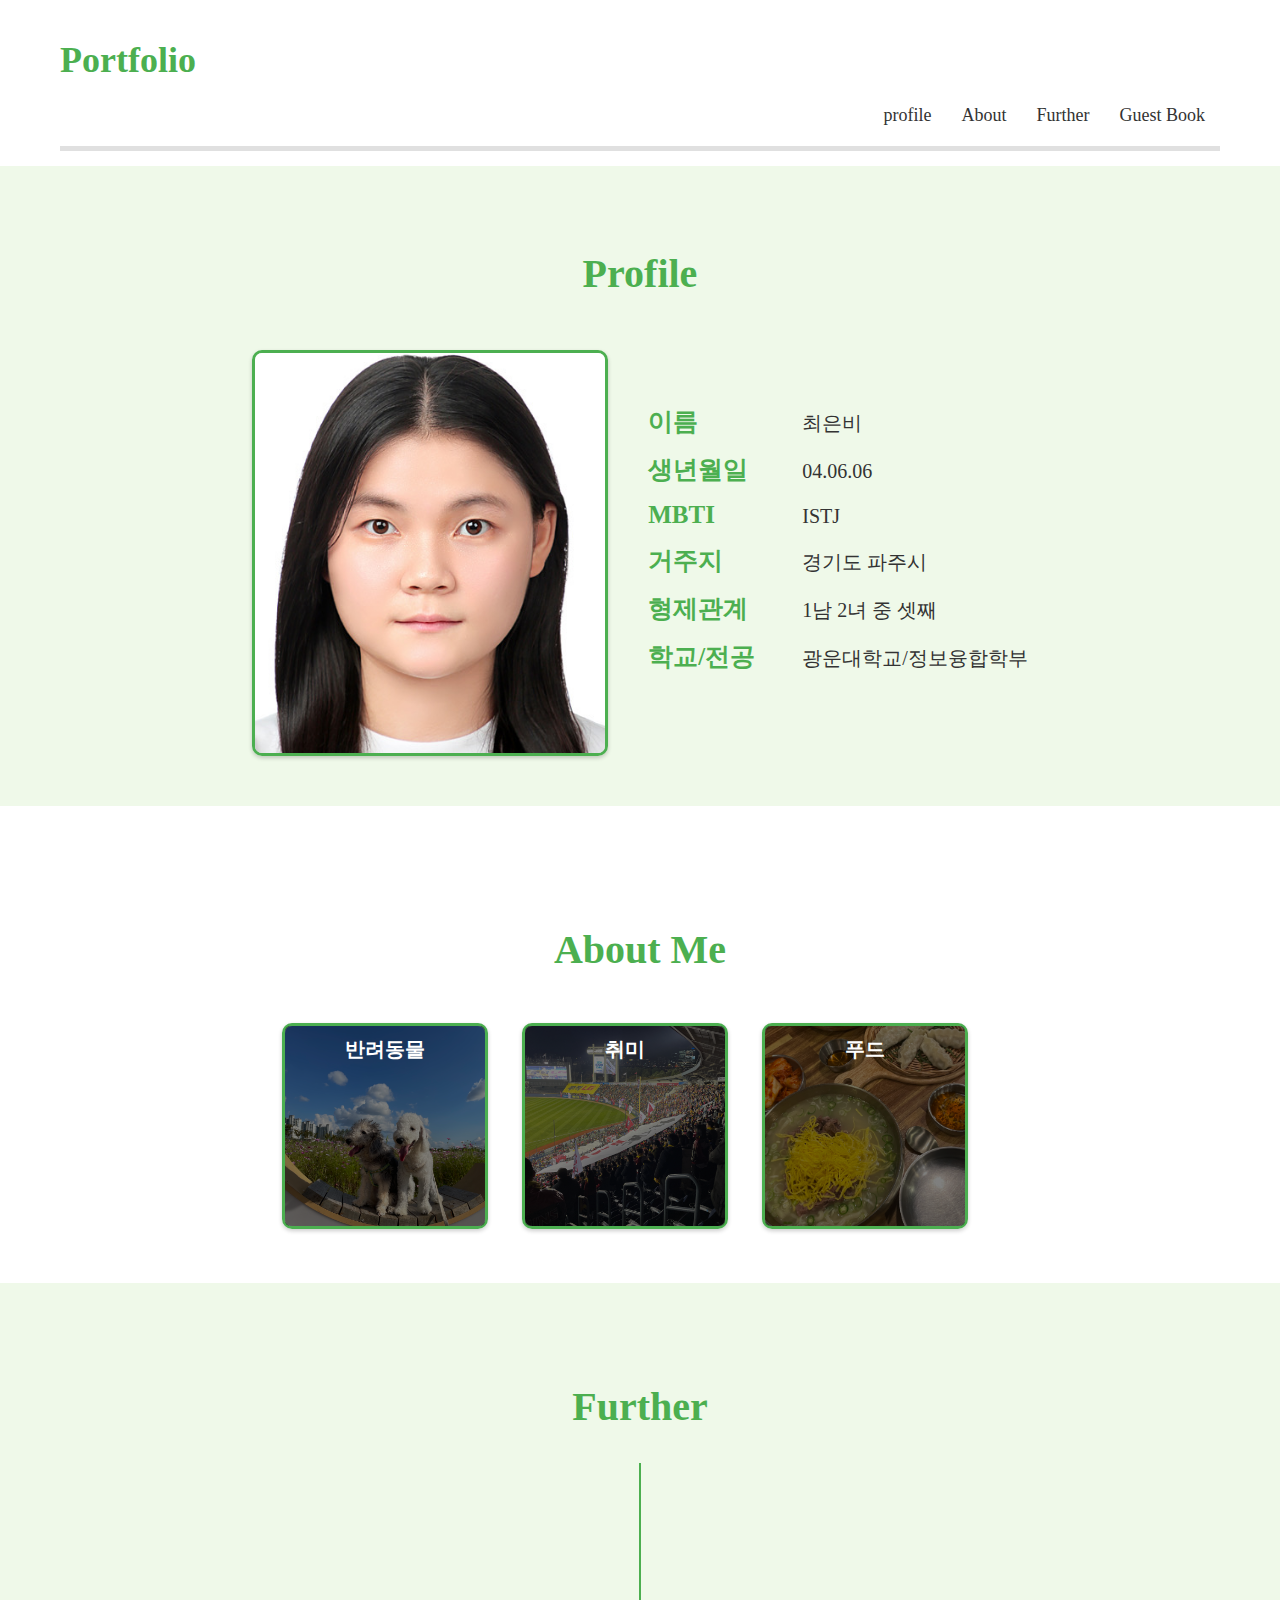
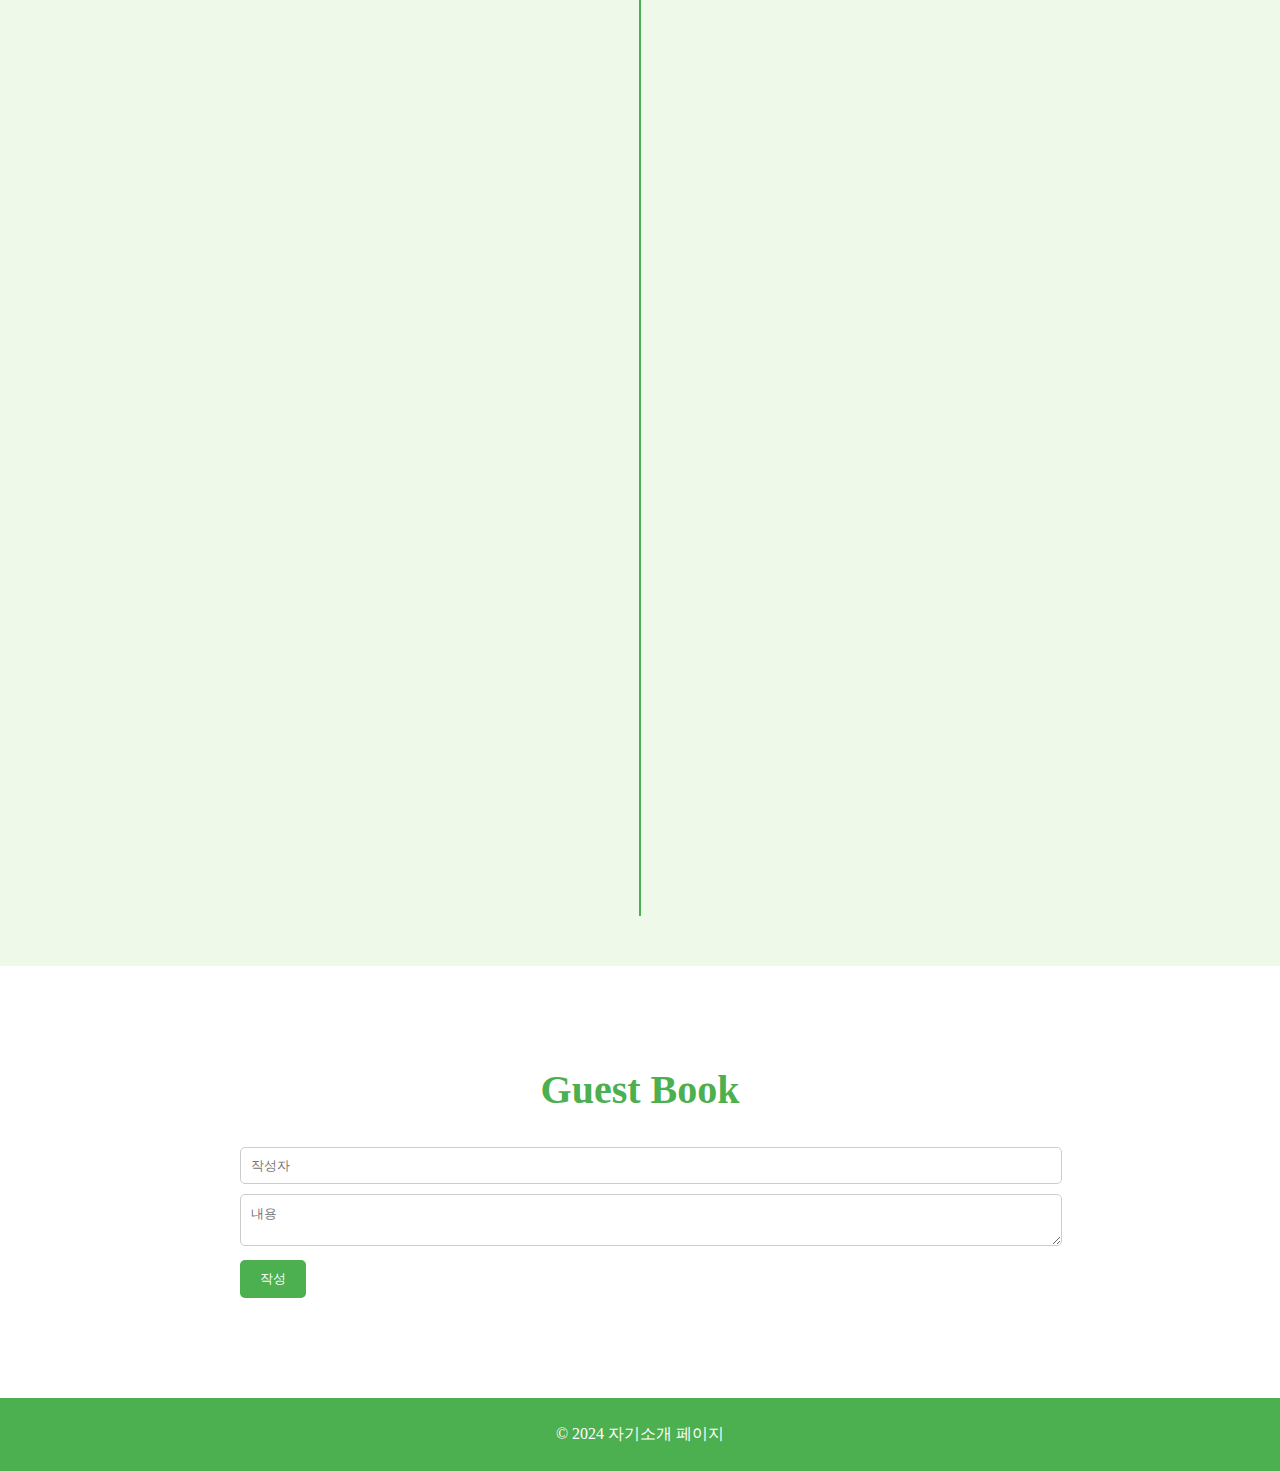
<file: front-end/main/index.html>
<!DOCTYPE html>
<html lang="ko">

<head>
    <meta charset="UTF-8">
    <meta name="viewport" content="width=device-width, initial-scale=1.0">
    <title>자기소개 페이지</title>
    <link rel="stylesheet" href="style.css">
</head>

<body>
    <main id="app">

        <section class="section-intro">
            <header id="header">
                <h1 class="txt-invisible">Portfolio</h1>
                <nav>
                    <ul class="nav-list">
                        <li><a href="#Profile" class="list-link">profile</a></li>
                        <li><a href="#About" class="list-link">About</a></li>
                        <li><a href="#Further" class="list-link">Further</a></li>
                        <li><a href="#Guestbook" class="list-link">Guest Book</a></li>
                    </ul>
                </nav>

                <div class="bar-bg">
                    <span class="bar-ing"></span>
                </div>
            </header>
        </section>

        <section id="Profile" class="profile">
            <a name="profile"></a>
            <div class="life">
                <h2>Profile</h2>
                <div class="profile-content">
                    <div class="images">
                        <img src="img/eunbi.JPG" alt="프로필 사진" class="life-img">
                    </div>
                    <div class="info">
                        <dl class="details">
                            <div>
                                <dt>이름</dt>
                                <dd>최은비</dd>
                            </div>
                            <div>
                                <dt>생년월일</dt>
                                <dd>04.06.06</dd>
                            </div>
                            <div>
                                <dt>MBTI</dt>
                                <dd>ISTJ</dd>
                            </div>
                            <div>
                                <dt>거주지</dt>
                                <dd>경기도 파주시</dd>
                            </div>
                            <div>
                                <dt>형제관계</dt>
                                <dd>1남 2녀 중 셋째</dd>
                            </div>
                            <div>
                                <dt>학교/전공</dt>
                                <dd>광운대학교/정보융합학부</dd>
                            </div>
                        </dl>
                    </div>
                </div>
            </div>
        </section>

        <section id="About" class="about">
            <a name="about"></a>
            <div class="aboutMe">
                <h2>About Me</h2>
                <p class="click-text">(사진 클릭 시 페이지 이동)</p>
                <div class="image-container">
                    <a href="../about/love/index.html" class="image-link">
                        <img src="img/posiri.jpg" alt="강아지 사진" class="responsive-img">
                        <dd class="overlay-text">반려동물</dd>
                    </a>
                </div>
                <div class="image-container">
                    <a href="../about/hobby/index.html" class="image-link">
                        <img src="img/baseball1.jpg" alt="야구장 사진" class="responsive-img">
                        <dd class="overlay-text">취미</dd>
                    </a>
                </div>
                <div class="image-container">
                    <a href="../about/food/index.html" class="image-link">
                        <img src="img/food1.jpg" alt="음식 사진" class="responsive-img">
                        <dd class="overlay-text">푸드</dd>
                    </a>
                </div>
            </div>
        </section>

        <section id="Further" class="further">
            <a name="further"></a>
            <div class="container">
                <h2>Further</h2>
                <div class="timeline">
                    <div class="timeline-item" data-year="2023">
                        <h3>대학교 입학</h3>
                        <p>광운대학교 정보융합학부 입학</p>
                    </div>
                    <div class="timeline-item" data-year="2025-2026">
                        <h3>발전</h3>
                        <p>인공지능 관련 연구 혹은 인턴십 참여</p>
                    </div>
                    <div class="timeline-item" data-year="2027">
                        <h3>대학원 입학</h3>
                        <p>인공지능 분야의 깊은 지식을 쌓기 위해 대학원에 입학</p>
                    </div>
                    <div class="timeline-item" data-year="2028-2030">
                        <h3>프로젝트</h3>
                        <p>관련 분야에서 중요한 프로젝트를 주도하고 업계에서 인정받는 전문가가 되기 위한 자기 발전</p>
                    </div>
                    <div class="timeline-item" data-year="2030">
                        <h3>취업</h3>
                        <p>인공지능 관련 전문 기업에 취업</p>
                    </div>
                    <div class="timeline-item" data-year="2031~">
                        <h3>커뮤니티 기여</h3>
                        <p>오픈 소스 프로젝트에 기여하고, 연구 결과를 발표하며 AI 커뮤니티에 적극적으로 참여</p>
                    </div>
                    <div class="timeline-item" data-year="장기적인 목표">
                        <h3>트렌드</h3>
                        <p>빠르게 변화하는 AI 기술과 트렌드를 익히고 새로운 도전을 수용하는 자세 기르기</p>
                    </div>
                </div>
        </section>

        </section>

        <section id="Guestbook" class="guestbook">
            <a name="guestbook"></a>
            <div class="Guestbook">
                <h2>Guest Book</h2>
                <form id="guestbookForm">
                    <input type="text" id="authorInput" placeholder="작성자" required>
                    <textarea id="messageInput" placeholder="내용" required></textarea>
                    <button type="submit">작성</button>
                </form>
                <div id="guestbookEntries"></div>
        </section>

        <footer>
            <p>© 2024 자기소개 페이지</p>
        </footer>

    </main>

    <script src="script.js"></script>
</body>

</html>
</file>
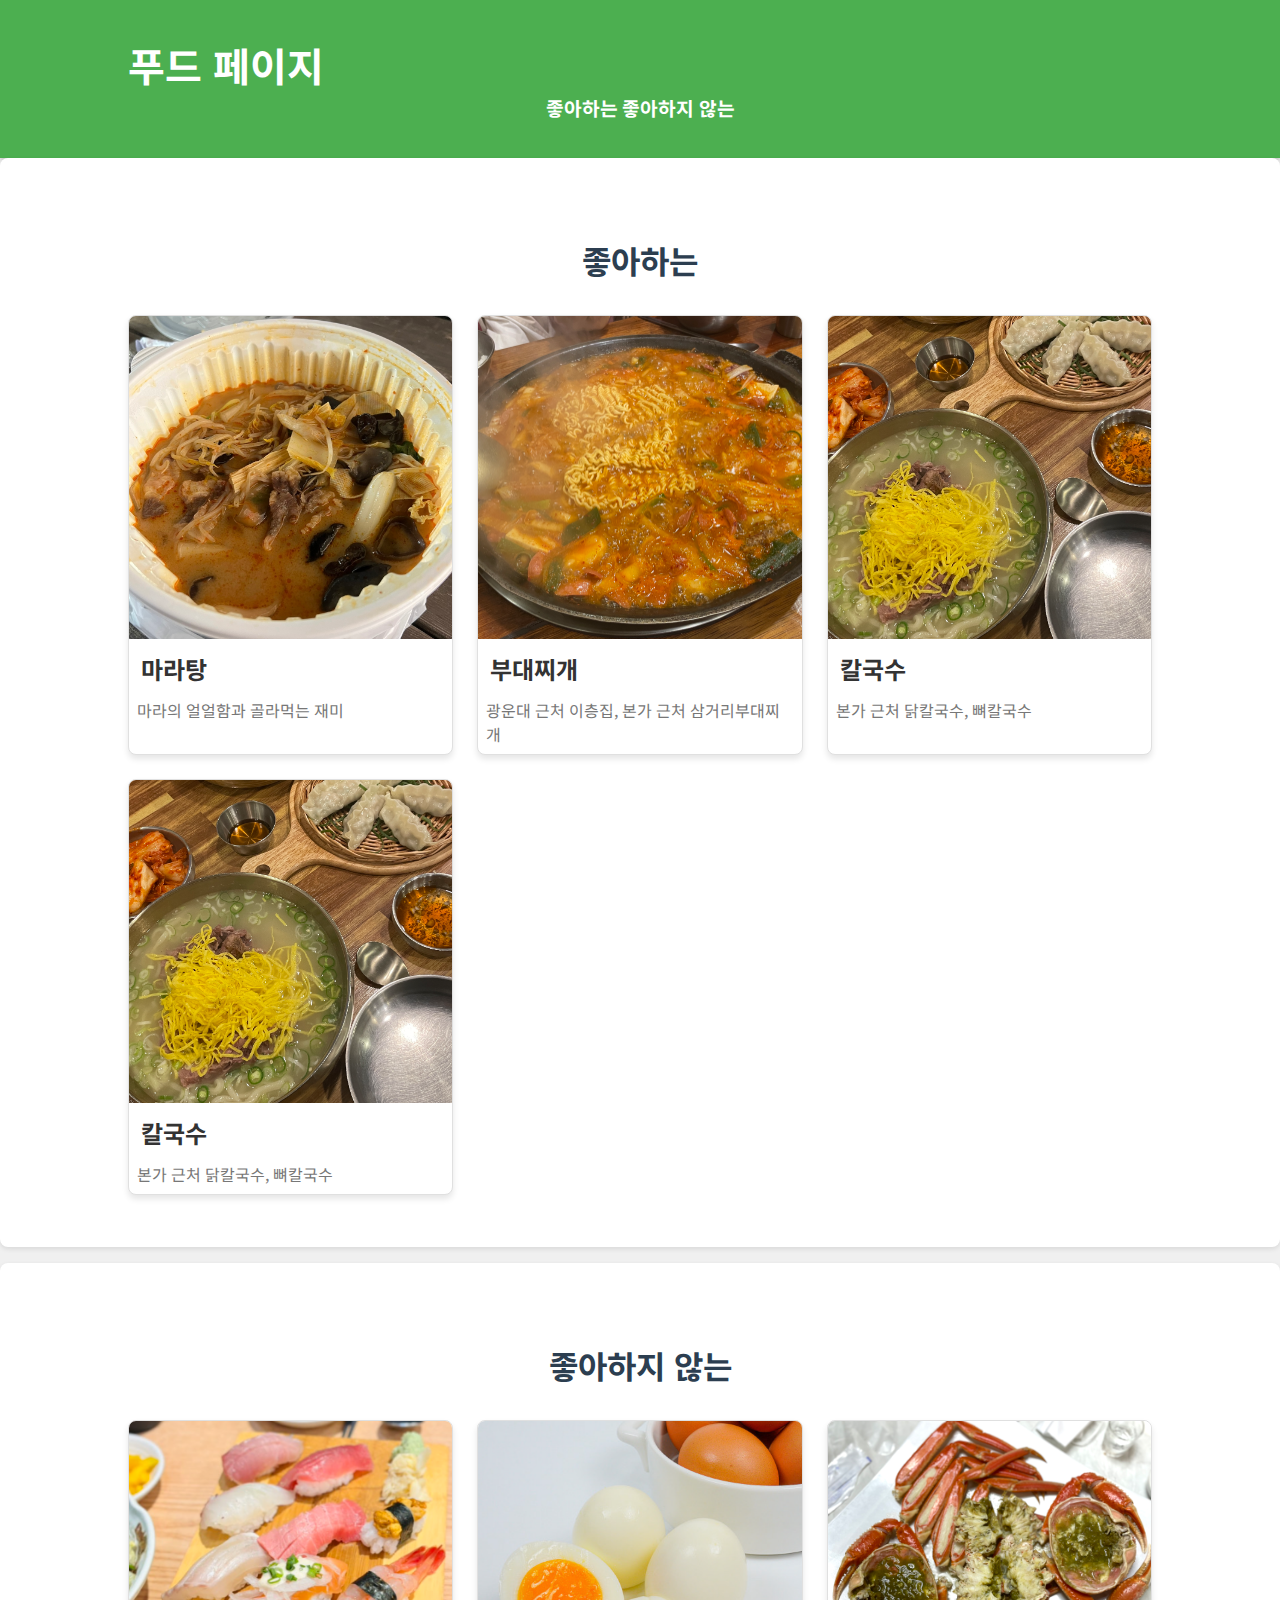
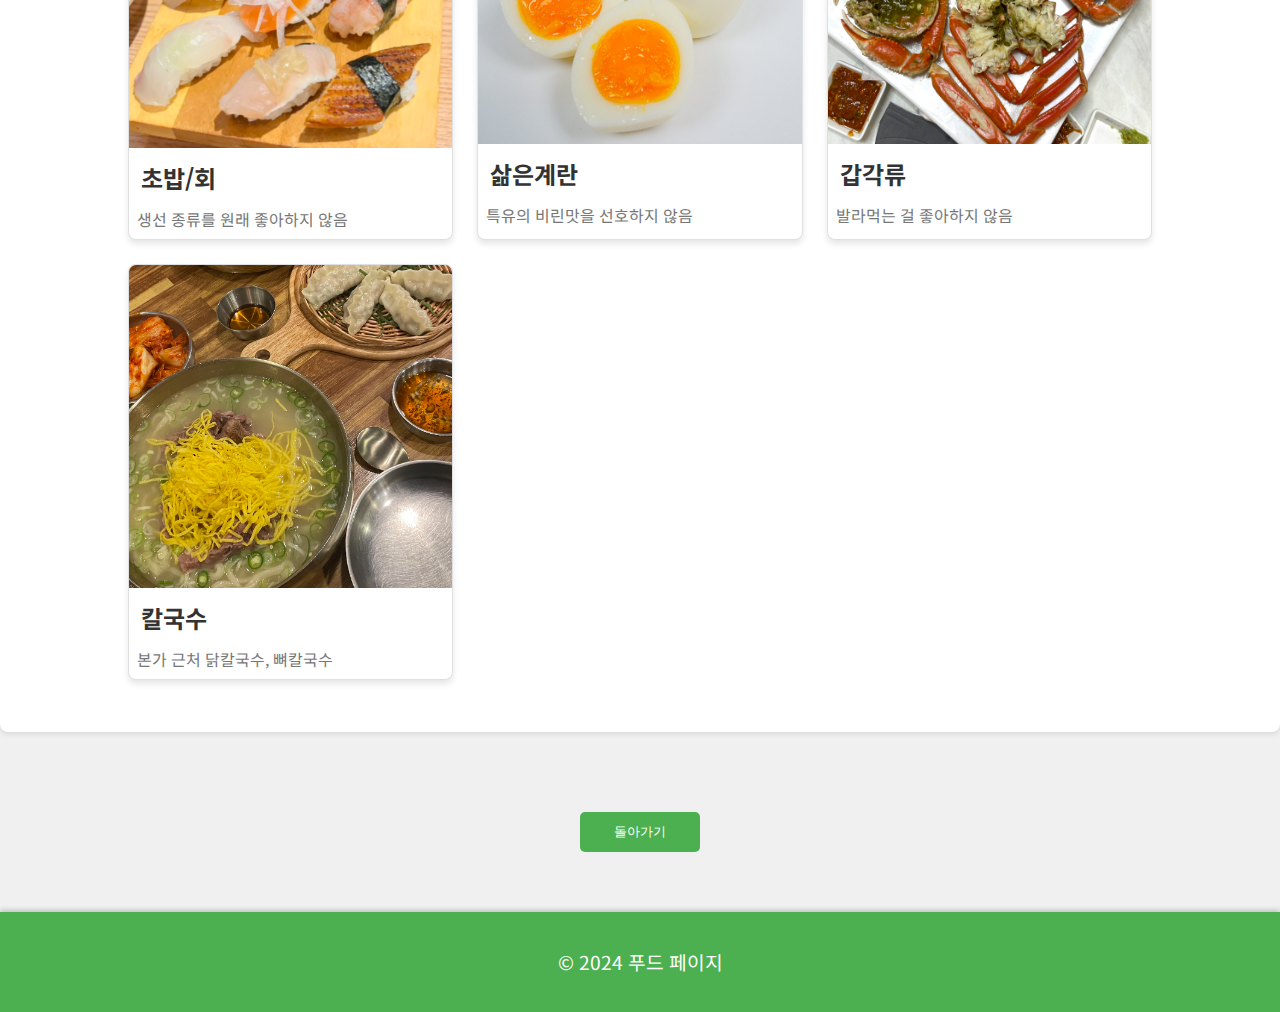
<file: front-end/about/food/index.html>
<!DOCTYPE html>
<html lang="ko">

<head>
    <meta charset="UTF-8">
    <meta name="viewport" content="width=device-width, initial-scale=1.0">
    <title>푸드 페이지</title>
    <link rel="stylesheet" href="../food/style.css">
</head>

<body>
    <header>
        <div class="container">
            <h1>푸드 페이지</h1>
            <nav>
                <ul>
                    <li><a href="#favorites">좋아하는</a></li>
                    <li><a href="#dislikes">좋아하지 않는</a></li>
                </ul>
            </nav>
        </div>
    </header>

    <section id="favorites">
        <div class="container">
            <h2>좋아하는</h2>
            <div class="grid-container">
                <div class="card">
                    <img src="../../main/img/food2.jpg" alt="Food 1">
                    <h3>마라탕</h3>
                    <p>마라의 얼얼함과 골라먹는 재미</p>
                </div>
                <div class="card">
                    <img src="../../main/img/food3.jpg" alt="Food 2">
                    <h3>부대찌개</h3>
                    <p>광운대 근처 이층집, 본가 근처 삼거리부대찌개</p>
                </div>
                <div class="card">
                    <img src="../../main/img/food1.jpg" alt="Food 3">
                    <h3>칼국수</h3>
                    <p>본가 근처 닭칼국수, 뼈칼국수</p>
                </div>
                <div class="card">
                    <img src="../../main/img/food1.jpg" alt="Food 3">
                    <h3>칼국수</h3>
                    <p>본가 근처 닭칼국수, 뼈칼국수</p>
                </div>
            </div>
        </div>
    </section>

    <section id="dislikes">
        <div class="container">
            <h2>좋아하지 않는</h2>
            <div class="grid-container">
                <div class="card">
                    <img src="../../main/img/food4.png" alt="Food 4">
                    <h3>초밥/회</h3>
                    <p>생선 종류를 원래 좋아하지 않음</p>
                </div>
                <div class="card">
                    <img src="../../main/img/food5.png" alt="Food 5">
                    <h3>삶은계란</h3>
                    <p>특유의 비린맛을 선호하지 않음</p>
                </div>
                <div class="card">
                    <img src="../../main/img/food6.jpg" alt="Food 6">
                    <h3>갑각류</h3>
                    <p>발라먹는 걸 좋아하지 않음</p>
                </div>
                <div class="card">
                    <img src="../../main/img/food1.jpg" alt="Food 3">
                    <h3>칼국수</h3>
                    <p>본가 근처 닭칼국수, 뼈칼국수</p>
                </div>
            </div>
        </div>
    </section>

    <a href="../../main/index.html" class="back">
        <button id="backButton">돌아가기</button>
    </a>

    <footer>
        <div class="container">
            <p>© 2024 푸드 페이지</p>
        </div>
    </footer>

</body>

</html>
</file>
<file: front-end/main/style.css>
/* body */
body {
  padding-top: 150px;
  margin: 0;
  padding: 0;
}

body::-webkit-scrollbar {
  display: none;
}

/* header */
#header {
  position: fixed;
  top: 0;
  left: 0;
  right: 0;
  padding: 15px 60px;
  background-color: white;
  color: #4caf50;
  font-size: 18px;
  z-index: 10;
}

.profile {
  background-color: rgb(239, 249, 233);
  padding: 50px 20px;
}

.profile h2 {
  text-align: center;
  font-size: 40px;
  font-weight: bold;
  color: #4caf50;
  margin-top: 200px;
}

.project {
  background-color: #e0e0e0;
  color: #444;
}

.contact {
  background-color: #d0d0d0;
  color: #333;
}

.profile,
.contact {
  color: #333;
}

/* 내비게이션 스타일 */
.nav-list {
  list-style: none;
  padding: 0;
  display: flex;
  justify-content: right;
  margin: 0;
}

.nav-list li {
  margin: 0 15px;
}

.list-link {
  text-decoration: none;
  color: #333;
  font-size: 18px;
}

.list-link:hover {
  color: #4caf50;
}

/* 진행 바 스타일 */
.bar-bg {
  position: relative;
  background-color: #e0e0e0;
  height: 5px;
  width: 100%;
  margin-top: 20px;
}

.bar-ing {
  display: block;
  background-color: #4caf50;
  height: 100%;
  width: 0%;
}

/* 프로필 이미지 스타일 */
.life-img {
  display: block;
  margin-right: 20px;
  border-radius: 10px; /* 테두리를 둥글게 설정 */
  width: 350px;
  height: 400px;
  object-fit: cover;
  border: 3px solid #4caf50; /* 테두리 추가 */
  box-shadow: 0px 2px 4px rgba(0, 0, 0, 0.2); /* 그림자 효과 추가 */
}

/* 텍스트 컨텐츠 스타일 */
.text-content {
  overflow: hidden; /* 이미지와 텍스트 영역이 겹치지 않도록 */
}

.project-title {
  font-size: 10px;
  color: #4caf50; /* 텍스트 색상 */
  margin-top: 0;
  margin-bottom: 10px;
  border: 2px solid #4caf50; /* 테두리 색상 및 두께 */
  border-radius: 20px; /* 테두리를 둥글게 설정 */
  background-color: #e0f2f1; /* 텍스트 영역 배경색 */
  padding: 10px; /* 내부 여백 추가 */
  display: inline-block; /* 박스가 텍스트에 따라 크기가 조정되도록 설정 */
}

.greeting {
  font-size: 36px;
  color: #333; /* 텍스트 색상 */
  margin-top: 0;
  margin-bottom: 20px;
  border: 2px solid #333; /* 테두리 색상 및 두께 */
  border-radius: 20px; /* 테두리를 둥글게 설정 */
  background-color: #f5f5f5; /* 텍스트 영역 배경색 */
  padding: 20px; /* 내부 여백 추가 */
  display: inline-block; /* 박스가 텍스트에 따라 크기가 조정되도록 설정 */
}

.profile {
  display: flex;
  align-items: center;
  justify-content: center;
}

.images {
  margin-right: 20px;
  margin-top: 20px;
  display: flex;
  align-items: center;
}

.details {
  margin-bottom: 20px;
}

.details div {
  margin-bottom: 10px;
}

.aboutMe,
.personality {
  margin-top: 20px;
}

.details dt {
  display: inline-block;
  font-weight: bold; /* 제목을 굵게 표시 */
  margin-bottom: 5px;
  width: 110px;
  font-size: 25px;
  font-family: "GmarketBold";
  color: #4caf50;
}

.details dd {
  display: inline-block;
  font-size: 20px;
}

.about .aboutMe {
  padding: 50px 20px;
  background-color: white;
  text-align: center;
}

.about .aboutMe h2 {
  text-align: center;
  font-size: 40px;
  font-weight: bold;
  color: #4caf50;
  margin-top: 50px;
  margin-bottom: 50px;
}

.about .aboutMe img {
  display: block;
  margin-right: 20px;
  border-radius: 10px; /* 테두리를 둥글게 설정 */
  width: 200px;
  height: 200px;
  object-fit: cover;
  border: 3px solid #4caf50; /* 테두리 추가 */
  box-shadow: 0px 2px 4px rgba(0, 0, 0, 0.2); /* 그림자 효과 추가 */
}

/* 이미지 위에 텍스트를 추가하는 CSS */
.image-container {
  display: inline-block;
  position: relative;
  margin-right: 10px;
}

.image-link {
  display: block;
  position: relative;
}

.image-link img {
  width: 500px;
  height: 500px;
  display: block;
}

.overlay-text {
  position: absolute;
  top: 50%;
  left: 50%;
  transform: translate(-75%, -50%);
  color: white;
  font-size: 20px; /* 원하는 크기로 조절 */
  font-weight: bold;
  text-align: center;
  background-color: rgba(0, 0, 0, 0.5); /* 반투명 배경 */
  padding: 10px; /* 위아래, 좌우 여백 추가 */
  border-radius: 5px;
  pointer-events: none; /* 클릭 이벤트가 텍스트에 의해 차단되지 않도록 설정 */
  width: 180px; /* 원하는 사진의 너비로 조정 */
  height: 180px; /* 원하는 사진의 높이로 조정 */
}

.click-text {
  position: absolute;
  bottom: -225px; /* 이미지 아래에 위치하도록 조정 */
  left: 50%;
  transform: translateX(-50%);
  color: black;
  padding: 10px;
  font-size: 10px;
}

.profile-content {
  display: flex;
  align-items: center;
}

.images {
  margin-right: 20px;
}

.info {
  flex-grow: 1;
}

.further {
  background-color: rgb(239, 249, 233);
  padding: 50px 20px;
  display: flex;
  align-items: center;
  justify-content: center;
  overflow-x: auto;
  white-space: nowrap;
}

.further h2 {
  text-align: center;
  font-size: 40px;
  font-weight: bold;
  color: #4caf50;
  margin-top: 50px;
}

.container {
  max-width: 800px;
  margin: 0 auto;
}

.timeline {
  position: relative;
  padding: 20px 0;
}

.timeline::after {
  content: "";
  position: absolute;
  width: 2px;
  background-color: #4caf50;
  top: 0;
  bottom: 0;
  left: 50%;
  margin-left: -1px;
}

.timeline-item {
  position: relative;
  width: 50%;
  padding: 10px 40px;
  box-sizing: border-box;
  border-radius: 4px;
  background-color: #ffffff;
  border: 1px solid #ddd;
  margin-bottom: 20px;
  overflow-wrap: break-word; /* 긴 단어가 박스 밖으로 나가지 않도록 줄바꿈합니다 */
  word-wrap: break-word; /* 긴 단어가 박스 밖으로 나가지 않도록 줄바꿈합니다 */
  white-space: normal; /* 텍스트가 자동으로 줄바꿈되도록 합니다 */
}

.timeline-item:nth-child(odd) {
  left: 0;
}

.timeline-item:nth-child(even) {
  left: 50%;
}

.timeline-item::before {
  content: attr(data-year);
  position: absolute;
  top: -10px;
  left: calc(50% + 4px);
  background-color: #4caf50;
  color: white;
  padding: 2px 10px;
  border-radius: 4px;
  font-size: 14px;
}

h3 {
  margin-top: 0;
}

.timeline-item {
  opacity: 0;
  transform: translateY(20px);
  transition: opacity 0.3s ease-in-out, transform 0.3s ease-in-out;
}

.timeline-item.in-view {
  opacity: 1;
  transform: translateY(0);
}

/* Guestbook section styles */
.guestbook {
  margin-top: 50px; /* "방명록" 위에 여백 추가 */
  padding: 50px 20px; /* 좌우에만 20px의 패딩 추가 */
  max-width: 800px; /* 최대 너비 설정 */
  margin: 0 auto; /* 가운데 정렬을 위해 auto 마진 추가 */
  background-color: white; /* 섹션 배경색을 화이트로 지정 */
}

.guestbook h2 {
  margin-top: 50px;
  font-size: 40px;
  font-weight: bold;
  color: #4caf50;
  text-align: center;
}

#guestbookForm {
  margin-bottom: 20px;
  max-width: 100%; /* 원하는 최대 너비로 조정 */
  margin: 0 auto; /* 가운데 정렬을 위해 auto 마진 추가 */
}

#guestbookForm input[type="text"],
#guestbookForm textarea {
  width: 100%;
  padding: 10px;
  margin-bottom: 10px;
  border: 1px solid #ccc;
  border-radius: 5px;
}

#guestbookForm button {
  padding: 10px 20px;
  background-color: #4caf50;
  color: white;
  border: none;
  border-radius: 5px;
  cursor: pointer;
}

#guestbookForm button:hover {
  background-color: #45a049;
}

.guestbook-entry {
  border: 1px solid #ccc;
  border-radius: 5px;
  padding: 10px;
  margin-bottom: 10px;
}

.guestbook-entry p {
  margin: 5px 0;
}

.guestbook-entry button {
  padding: 5px 10px;
  background-color: #ff5555;
  color: white;
  border: none;
  border-radius: 3px;
  cursor: pointer;
}

.guestbook-entry button:hover {
  background-color: #ff3333;
}

/* Responsive styling for smaller screens */
@media screen and (max-width: 768px) {
  #guestbookForm input[type="text"],
  #guestbookForm textarea {
    width: calc(100% - 20px); /* Adjust input width for smaller screens */
  }
}

footer {
  background-color: #4caf50;
  color: #fff;
  text-align: center;
  padding: 10px 0;
  bottom: 0;
  width: 100%;
  margin-top: 50px;
}
</file>
<file: front-end/about/food/style.css>
@import url("https://fonts.googleapis.com/css2?family=Noto+Sans+KR:wght@400;700&display=swap");

body {
  font-family: "Noto Sans KR", sans-serif;
  margin: 0;
  padding: 0;
  background-color: #f0f0f0;
  color: #333;
}

.container {
  width: 80%;
  margin: 0 auto;
  padding: 20px 0;
}

header {
  background-color: #4caf50;
  color: white;
  padding: 1em 0;
  text-align: center;
  box-shadow: 0px 2px 5px rgba(0, 0, 0, 0.2);
}

header h1 {
  margin: 0;
  font-size: 2.5em;
  text-align: left;
}

nav ul {
  list-style: none;
  padding: 0;
  margin: 0;
}

nav ul li {
  display: inline;
}

nav ul li a {
  color: white;
  text-decoration: none;
  font-weight: bold;
  font-size: 1.2em;
  text-align: right;
}

section {
  padding: 2em 0;
  background-color: #ffffff;
  margin-bottom: 1em;
  box-shadow: 0px 2px 5px rgba(0, 0, 0, 0.1);
  border-radius: 8px;
}

section h2 {
  color: #2c3e50;
  font-size: 2em;
  margin-bottom: 1em;
  text-align: center;
}

.grid-container {
  display: grid;
  grid-template-columns: repeat(auto-fill, minmax(250px, 1fr));
  gap: 1.5em;
}

.card {
  background-color: white;
  border: 1px solid #e0e0e0;
  border-radius: 8px;
  overflow: hidden;
  box-shadow: 0 4px 6px rgba(0, 0, 0, 0.1);
  transition: transform 0.3s, box-shadow 0.3s;
  position: relative;
}

.card img {
  width: 100%;
  height: auto;
  display: block;
}

.card h3 {
  margin: 0.5em;
  font-size: 1.5em;
}

.card p {
  margin: 0.5em;
  color: #777;
  font-size: 1em;
}

.card::before {
  content: "";
  position: absolute;
  top: 0;
  left: 0;
  width: 100%;
  height: 100%;
  background: rgba(0, 0, 0, 0.1);
  opacity: 0;
  transition: opacity 0.3s;
  z-index: 1;
}

.card:hover::before {
  opacity: 1;
}

.card:hover {
  transform: translateY(-10px);
  box-shadow: 0 8px 16px rgba(0, 0, 0, 0.2);
}

.card:hover img {
  transform: scale(1.05);
}

.back {
  display: block;
  text-align: center;
  margin-top: 80px;
}

#backButton {
  width: 120px;
  height: 40px;
  border: none;
  border-radius: 5px;
  color: #fff;
  background-color: #4caf50;
  cursor: pointer;
  transition: background-color 0.3s ease;
}

#backButton:hover {
  background-color: #555;
}

footer {
  text-align: center;
  padding: 1em 0;
  background-color: #4caf50;
  color: white;
  box-shadow: 0px -2px 5px rgba(0, 0, 0, 0.2);
  margin-top: 60px;
}

footer p {
  margin: 0;
  font-size: 1.2em;
}
</file>
